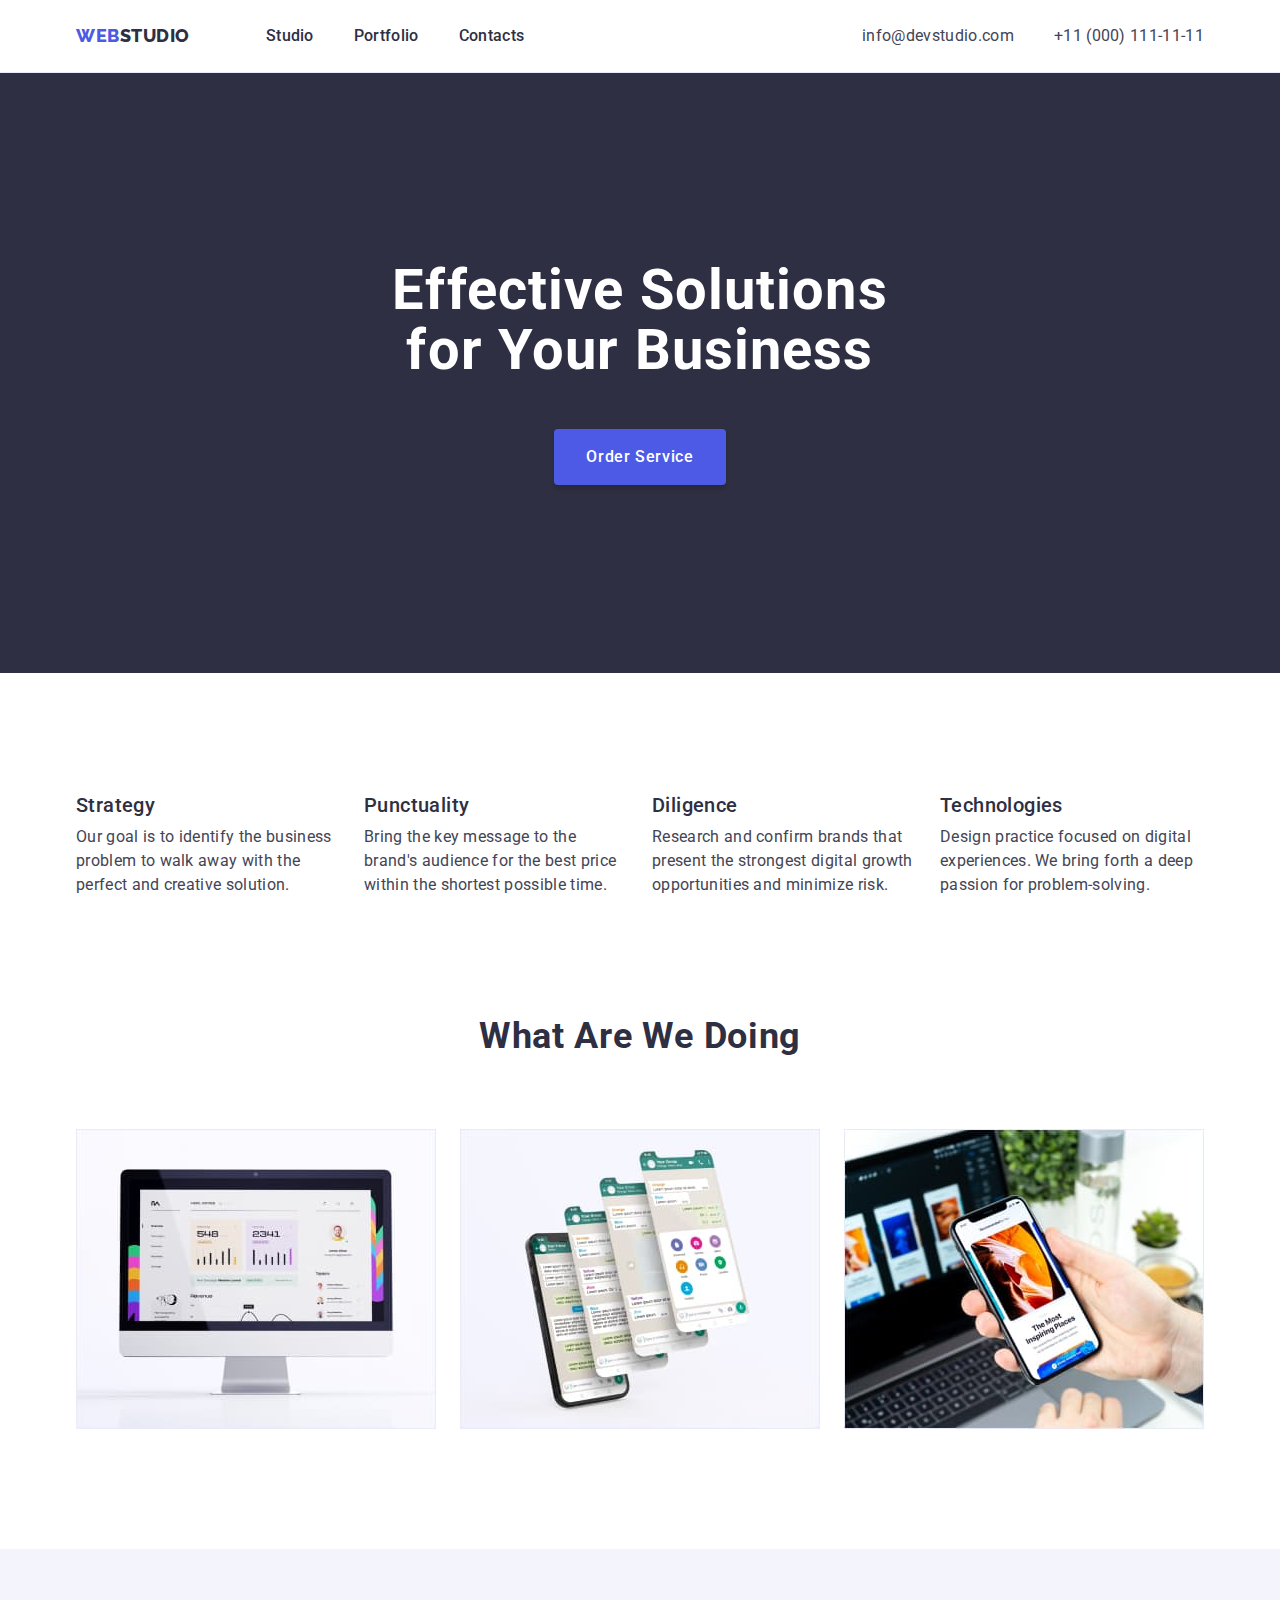
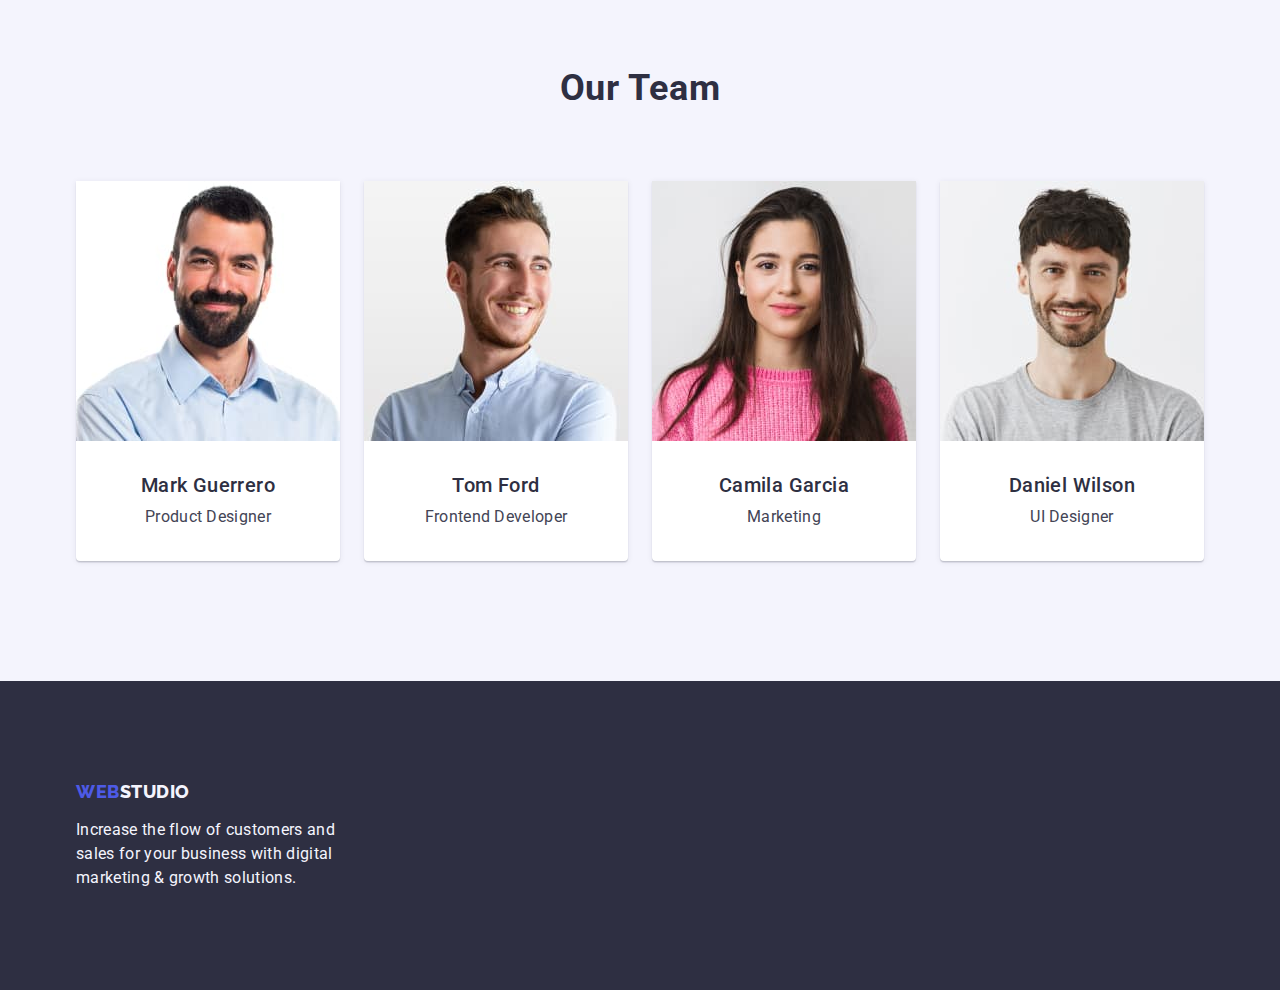
<file: index.html>
<!DOCTYPE html>
<html lang="en">
  <head>
    <meta charset="UTF-8" />
    <meta http-equiv="X-UA-Compatible" content="IE=edge" />
    <meta name="viewport" content="width=device-width, initial-scale=1.0" />
    <title>WebStudio</title>
    <link rel="preconnect" href="https://fonts.googleapis.com" />
    <link rel="preconnect" href="https://fonts.gstatic.com" crossorigin />
    <link
      href="https://fonts.googleapis.com/css2?family=Raleway:wght@800&family=Roboto:wght@400;500;700;900&display=swap"
      rel="stylesheet"
    />
    <link
      rel="stylesheet"
      href="https://cdn.jsdelivr.net/npm/modern-normalize@1.1.0/modern-normalize.min.css"
    />
    <link rel="stylesheet" href="./css/styles.css" />
  </head>
  <body>
    <header class="header-section">
      <div class="header-content container">
        <nav class="nav-section">
          <a class="logotype-link-web link" href="./index.html">
            WEB
            <span class="logotype-text">Studio</span>
          </a>

          <ul class="nav-list list">
            <li class="nav-item">
              <a class="nav-link link" href="./index.html">Studio</a>
            </li>
            <li class="nav-item">
              <a class="nav-link link" href="./portfolio.html">Portfolio</a>
            </li>
            <li class="nav-item">
              <a class="nav-link link" href="">Contacts</a>
            </li>
          </ul>
        </nav>

        <address class="address-contacts">
          <ul class="address-list list">
            <li class="address-item">
              <a class="address-link link" href="mailto:info@devstudio.com"
                >info@devstudio.com</a
              >
            </li>

            <li class="address-item">
              <a class="address-link link" href="tel:+110001111111"
                >+11 (000) 111-11-11</a
              >
            </li>
          </ul>
        </address>
      </div>
    </header>
    <main>
      <!----------Hero section-------------->
      <section class="hero-section">
        <div class="hero-content container">
          <h1 class="header-one text-shadow">
            Effective Solutions for Your Business
          </h1>

          <button class="hero-button-order" type="button">Order Service</button>
        </div>
      </section>

      <!----------Description section-------------->
      <section class="descr-section">
        <div class="container">
          <h2 class="header-two" hidden>content</h2>
          <ul class="descr-list list">
            <li class="descr-item">
              <h3 class="header-three">Strategy</h3>
              <p class="sub-header-text">
                Our goal is to identify the business problem to walk away with
                the perfect and creative solution.
              </p>
            </li>

            <li class="descr-item">
              <h3 class="header-three">Punctuality</h3>
              <p class="sub-header-text">
                Bring the key message to the brand's audience for the best price
                within the shortest possible time.
              </p>
            </li>

            <li class="descr-item">
              <h3 class="header-three">Diligence</h3>
              <p class="sub-header-text">
                Research and confirm brands that present the strongest digital
                growth opportunities and minimize risk.
              </p>
            </li>

            <li class="descr-item">
              <h3 class="header-three">Technologies</h3>
              <p class="sub-header-text">
                Design practice focused on digital experiences. We bring forth a
                deep passion for problem-solving.
              </p>
            </li>
          </ul>
        </div>
      </section>

      <!----------What are we doing-------------->
      <section class="work-section">
        <div class="work-content container">
          <h2 class="header-two">What are we doing</h2>

          <ul class="work-list list">
            <li class="work-item">
              <img src="./images/comp1.jpg" alt="monitor" width="360" />
            </li>
            <li class="work-item">
              <img src="./images/tel1.jpg" alt="iphone" width="360" />
            </li>
            <li class="work-item">
              <img src="./images/tel2.jpg" alt="iphone-in-hand" width="360" />
            </li>
          </ul>
        </div>
      </section>

      <!----------Our tem-------------->
      <section class="team-info-section">
        <div class="team-info-content container">
          <h2 class="header-two">Our Team</h2>

          <ul class="team-info-list list">
            <li class="team-info-item">
              <img src="./images/old-men.jpg" alt="man" width="264" />
              <div class="team-descr">
                <h3 class="team-header-three">Mark Guerrero</h3>
                <p class="team-sub-header-text">Product Designer</p>
              </div>
            </li>

            <li class="team-info-item">
              <img src="./images/smile-boy.jpg" alt="man smiling" width="264" />
              <div class="team-descr">
                <h3 class="team-header-three">Tom Ford</h3>
                <p class="team-sub-header-text">Frontend Developer</p>
              </div>
            </li>

            <li class="team-info-item">
              <img src="./images/girl.jpg" alt="girl" width="264" />
              <div class="team-descr">
                <h3 class="team-header-three">Camila Garcia</h3>
                <p class="team-sub-header-text">Marketing</p>
              </div>
            </li>

            <li class="team-info-item">
              <img src="./images/boy.jpg" alt="yung man" width="264" />
              <div class="team-descr">
                <h3 class="team-header-three">Daniel Wilson</h3>
                <p class="team-sub-header-text">UI Designer</p>
              </div>
            </li>
          </ul>
        </div>
      </section>
    </main>
    <footer class="footer-items">
      <div class="footer-content container">
        <a class="logotype-link-footer link" href="./index.html">
          WEB<span class="logotype-text-footer">Studio</span>
        </a>
        <p class="sub-header-text-theme-dark">
          Increase the flow of customers and sales for your business with
          digital marketing & growth solutions.
        </p>
      </div>
    </footer>
  </body>
</html>
</file>
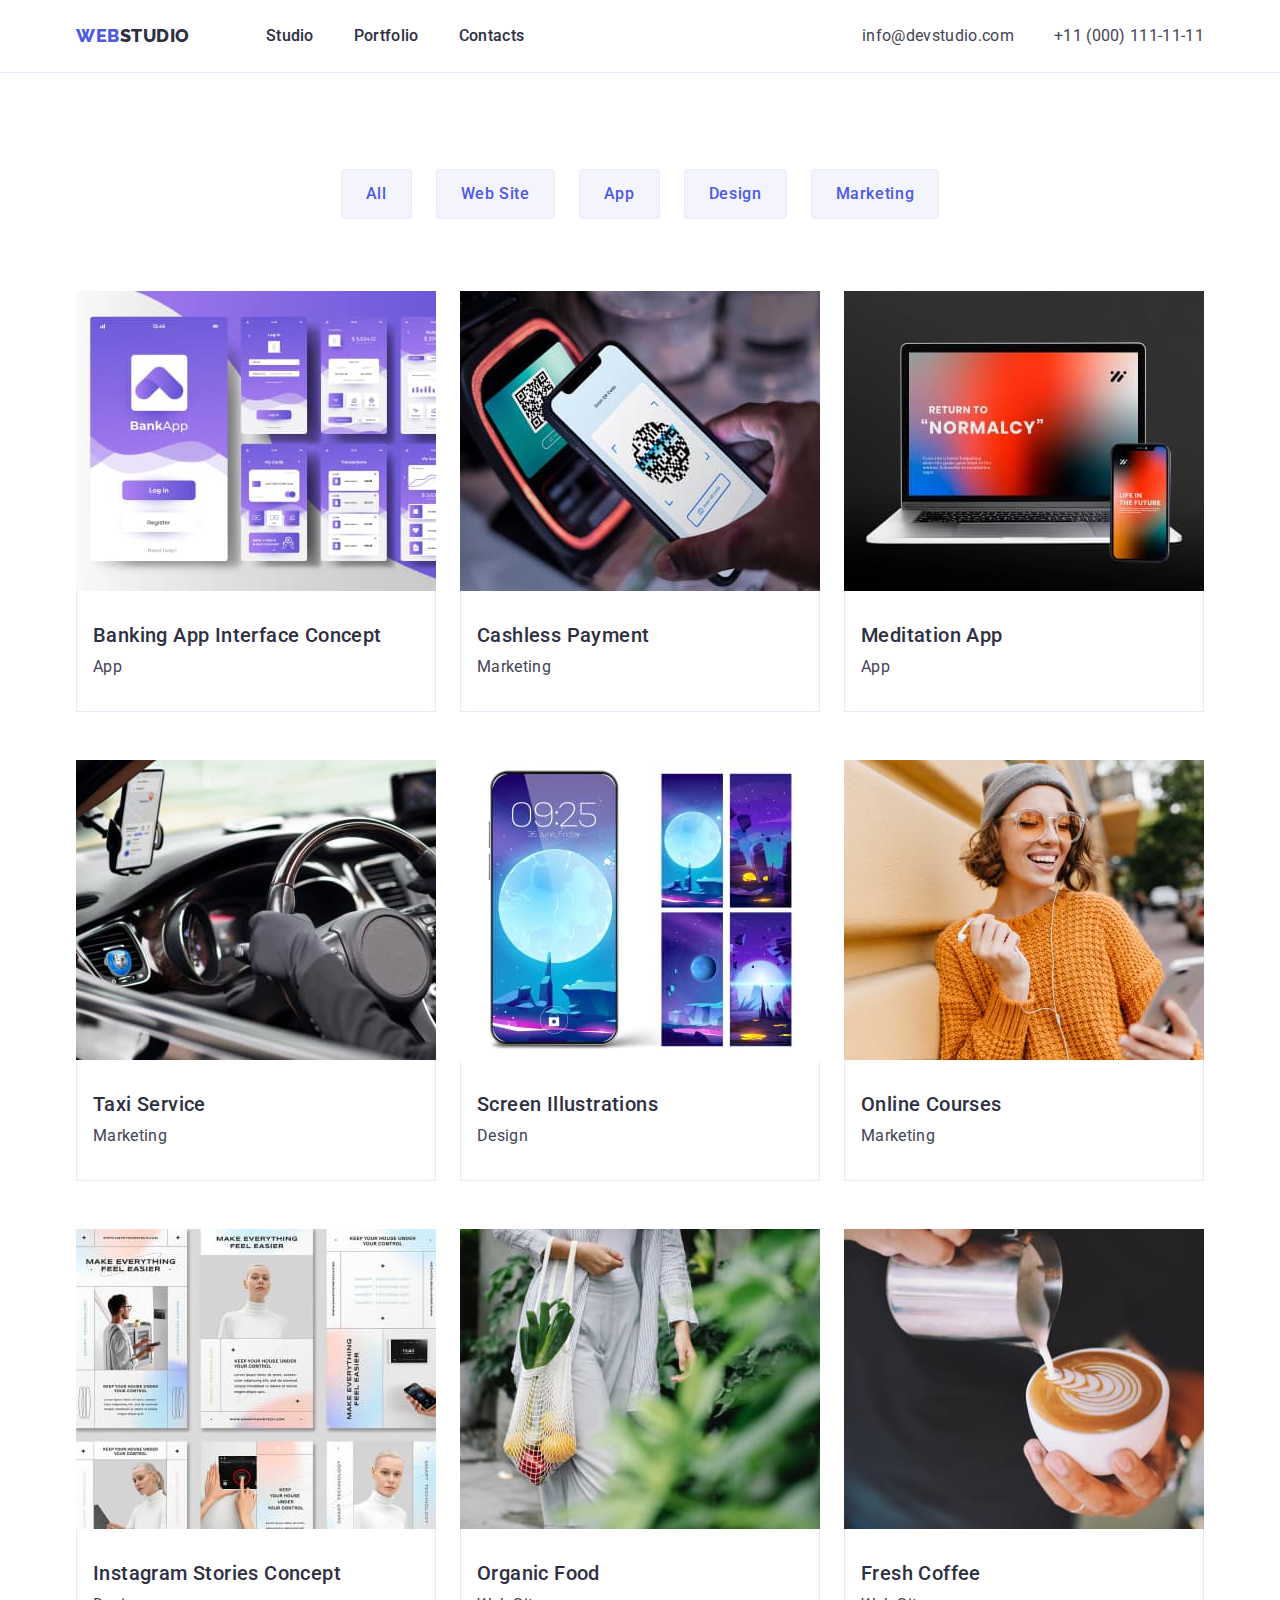
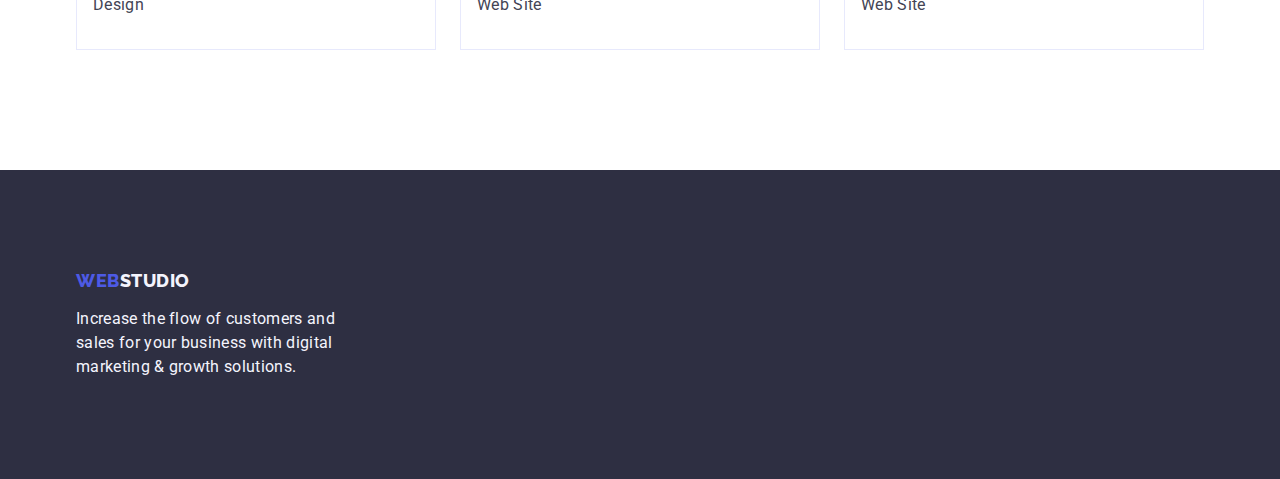
<file: portfolio.html>
<!DOCTYPE html>
<html lang="en">
  <head>
    <meta charset="UTF-8" />
    <meta http-equiv="X-UA-Compatible" content="IE=edge" />
    <meta name="viewport" content="width=device-width, initial-scale=1.0" />
    <title>WebStudio Portfolio</title>
    <link rel="preconnect" href="https://fonts.googleapis.com" />
    <link rel="preconnect" href="https://fonts.gstatic.com" crossorigin />
    <link
      href="https://fonts.googleapis.com/css2?family=Raleway:wght@800&family=Roboto:wght@400;500;700;900&display=swap"
      rel="stylesheet"
    />
    <link
      rel="stylesheet"
      href="https://cdn.jsdelivr.net/npm/modern-normalize@1.1.0/modern-normalize.min.css"
    />
    <link rel="stylesheet" href="./css/styles.css" />
  </head>
  <body>
    <header class="header-section">
      <div class="header-content container">
        <nav class="nav-section">
          <a class="logotype-link-web link" href="./index.html">
            WEB
            <span class="logotype-text">Studio</span>
          </a>

          <ul class="nav-list list">
            <li class="nav-item">
              <a class="nav-link link" href="./index.html">Studio</a>
            </li>
            <li class="nav-item">
              <a class="nav-link link" href="./portfolio.html">Portfolio</a>
            </li>
            <li class="nav-item">
              <a class="nav-link link" href="">Contacts</a>
            </li>
          </ul>
        </nav>

        <address class="address-contacts">
          <ul class="address-list list">
            <li class="address-item">
              <a class="address-link link" href="mailto:info@devstudio.com"
                >info@devstudio.com</a
              >
            </li>

            <li class="address-item">
              <a class="address-link link" href="tel:+110001111111"
                >+11 (000) 111-11-11</a
              >
            </li>
          </ul>
        </address>
      </div>
    </header>
    <main>
      <section class="menu-section">
        <div class="menu-container container">
          <h1 hidden>content</h1>
          <ul class="menu-content list">
            <li class="menu-item">
              <button class="menu-button" type="button">All</button>
            </li>
            <li class="menu-item">
              <button class="menu-button" type="button">Web Site</button>
            </li>
            <li class="menu-item">
              <button class="menu-button" type="button">App</button>
            </li>
            <li class="menu-item">
              <button class="menu-button" type="button">Design</button>
            </li>
            <li class="menu-item">
              <button class="menu-button" type="button">Marketing</button>
            </li>
          </ul>

          <!--portfolio photos 1-->

          <ul class="menu-icons list">
            <li class="menu-item-img">
              <a class="icons-list-img link" href="">
                <img
                  src="./images/img-portfolio/screens.jpg"
                  alt="screens of app"
                  width="360"
                  height="300"
                />
                <div class="menu-border">
                  <h2 class="header-three">Banking App Interface Concept</h2>
                  <p class="sub-header-text">App</p>
                </div>
              </a>
            </li>

            <li class="menu-item-img">
              <a class="icons-list-img link" href="">
                <img
                  src="./images/img-portfolio/cashless.jpg"
                  alt="payment by phone"
                  width="360"
                  height="300"
                />
                <div class="menu-border">
                  <h2 class="header-three">Cashless Payment</h2>
                  <p class="sub-header-text">Marketing</p>
                </div>
              </a>
            </li>

            <li class="menu-item-img">
              <a class="icons-list-img link" href="">
                <img
                  src="./images/img-portfolio/laptop.jpg"
                  alt="laptop and phone"
                  width="360"
                  height="300"
                />
                <div class="menu-border">
                  <h2 class="header-three">Meditation App</h2>
                  <p class="sub-header-text">App</p>
                </div>
              </a>
            </li>

            <!--portfolio photos 2-->
            <li class="menu-item-img">
              <a class="icons-list-img link" href="">
                <img
                  src="./images/img-portfolio/car.jpg"
                  alt="car inside"
                  width="360"
                  height="300"
                />
                <div class="menu-border">
                  <h2 class="header-three">Taxi Service</h2>
                  <p class="sub-header-text">Marketing</p>
                </div>
              </a>
            </li>

            <li class="menu-item-img">
              <a class="icons-list-img link" href="">
                <img
                  src="./images/img-portfolio/screen-moon.jpg"
                  alt="screenshots of the moon"
                  width="360"
                  height="300"
                />
                <div class="menu-border">
                  <h2 class="header-three">Screen Illustrations</h2>
                  <p class="sub-header-text">Design</p>
                </div>
              </a>
            </li>

            <li class="menu-item-img">
              <a class="icons-list-img link" href="">
                <img
                  src="./images/img-portfolio/girl.jpg"
                  alt="girl with the phone"
                  width="360"
                  height="300"
                />
                <div class="menu-border">
                  <h2 class="header-three">Online Courses</h2>
                  <p class="sub-header-text">Marketing</p>
                </div>
              </a>
            </li>

            <!--portfolio photos 3-->

            <li class="menu-item-img">
              <a class="icons-list-img link" href="">
                <img
                  src="./images/img-portfolio/boldwoomen.jpg"
                  alt="woomen"
                  width="360"
                  height="300"
                />
                <div class="menu-border">
                  <h2 class="header-three">Instagram Stories Concept</h2>
                  <p class="sub-header-text">Design</p>
                </div>
              </a>
            </li>

            <li class="menu-item-img">
              <a class="icons-list-img link" href="">
                <img
                  src="./images/img-portfolio/helthfood.jpg"
                  alt="woomen with vegetables"
                  width="360"
                  height="300"
                />
                <div class="menu-border">
                  <h2 class="header-three">Organic Food</h2>
                  <p class="sub-header-text">Web Site</p>
                </div>
              </a>
            </li>

            <li class="menu-item-img">
              <a class="icons-list-img link" href="">
                <img
                  src="./images/img-portfolio/cofee.jpg"
                  alt="coffe and milk"
                  width="360"
                  height="300"
                />
                <div class="menu-border">
                  <h2 class="header-three">Fresh Coffee</h2>
                  <p class="sub-header-text">Web Site</p>
                </div>
              </a>
            </li>
          </ul>
        </div>
      </section>
    </main>
    <footer class="footer-items">
      <div class="footer-content container">
        <a class="logotype-link-footer link" href="./index.html">
          WEB<span class="logotype-text-footer">Studio</span>
        </a>
        <p class="sub-header-text-theme-dark">
          Increase the flow of customers and sales for your business with
          digital marketing & growth solutions.
        </p>
      </div>
    </footer>
  </body>
</html>
</file>
<file: css/styles.css>
:root {
    --accent-color: #4D5AE5;
    --primary-font: 'Roboto', sans-serif;
    --menu-background-hover: #404BBF;
    --menu-background-normal: #F4F4FD;
    --usual-white: #FFFFFF;
    --menu-box-shadow: 0px 3px 1px rgba(0, 0, 0, 0.1),
        0px 2px 1px rgba(0, 0, 0, 0.08),
        0px 2px 2px rgba(0, 0, 0, 0.12);
    --border-menu-button: #E7E9FC;
    --address-link-text: #434455;
    --accent-text: #2E2F42;
    --hero-box-shadow: rgba(0, 0, 0, 0.15);
    --team-item-box-shadow: 0px 1px 6px rgba(46, 47, 66, 0.08),
        0px 1px 1px rgba(46, 47, 66, 0.16),
        0px 2px 1px rgba(46, 47, 66, 0.08);
}


/**
  |============================
  | BASE STYLES
  |============================
*/


body {
    font-family: 'Roboto', sans-serif;
    font-weight: 500;
    color: var(--address-link-text);
    background-color: var(--usual-white);
}

h1,
h2,
h3,
h4,
h5,
h6,
p {
    margin: 0;
}

ul,
ol {
    list-style: none;
    margin: 0;
    padding: 0;
}

a {
    color: currentColor;
    text-decoration: none;
}

img {
    display: block;
}

button {
    font-weight: inherit;
    font-family: inherit;
    cursor: pointer;
    outline-color: transparent;
}

.container {
    width: 1158px;
    margin: 0 auto;
    padding: 0 15px;
}

.header-one {
    margin: 0 auto;
    max-width: 496px;
    margin-bottom: 48px;
    font-weight: 700;
    font-size: 56px;
    line-height: 1.07;
    color: var(--usual-white);
    text-align: center;
    letter-spacing: 0.02em;
}

.header-two {
    margin-bottom: 72px;

    font-size: 36px;
    font-weight: 700;
    line-height: 1.11;
    color: var(--accent-text);
    text-align: center;
    letter-spacing: 0.02em;
    text-transform: capitalize;
}

.header-three {
    margin-bottom: 8px;
    font-weight: 500;
    font-size: 20px;
    line-height: 1.2;
    letter-spacing: 0.02em;
    color: var(--accent-text);
}

.sub-header-text {
    font-weight: 400;
    font-size: 16px;
    line-height: 1.5;
    letter-spacing: 0.02em;
    color: var(--address-link-text);
}

/**
  |============================
  | ///BASE STYLES
  |============================
*/

/**
  |============================
  | HEADER
  |============================
*/

.header-section {
    border-bottom: 1px solid var(--border-menu-button);
}

.header-content {
    display: flex;
    flex-direction: row;
    justify-content: space-between;
    align-items: center;
}

.logotype-link-web {
    display: flex;
    padding-top: 24px;
    padding-bottom: 24px;
    margin-right: 76px;

    font-family: 'Raleway', sans-serif;
    font-style: normal;
    font-weight: 800;
    font-size: 18px;
    line-height: 1.17;
    letter-spacing: 0.03em;
    text-transform: uppercase;
    color: var(--accent-color);
}

.logotype-text {
    color: var(--accent-text);
}

.nav-section {
    display: flex;
    align-items: center;
}

.nav-list {
    display: flex;

}

.nav-item {
    display: flex;

}

.nav-item:not(:last-child) {
    margin-right: 40px;
}

.nav-link {
    padding-top: 24px;
    padding-bottom: 24px;
    font-size: 16px;
    line-height: 1.5;
    letter-spacing: 0.02em;
    color: var(--accent-text)
}

.nav-link:hover,
.nav-link:focus {
    color: var(--menu-background-hover);
}

.address-contacts {
    font-style: normal;
}

.address-list {
    display: flex;
    flex-direction: row;
}

.address-item {
    padding-top: 24px;
    padding-bottom: 24px;
}

.address-item:not(:last-child) {
    margin-right: 40px;

}

.address-link {
    font-style: normal;
    font-weight: 400;
    font-size: 16px;
    line-height: 1.5;
    letter-spacing: 0.02em;
    color: var(--address-link-text);
}

.address-link:hover,
.address-link:focus {
    color: var(--menu-background-hover);
}

/**
  |============================
  | ///HEADER
  |============================
*/

/**
  |============================
  | MAIN
  |============================
*/

/**
  |============================
  | HERO SECTION
  |============================
*/
.hero-section {
    padding: 188px 0;
    background-color: var(--accent-text);
    text-align: center;
}


.hero-content {}

.hero-button-order {
    display: block;
    margin-left: auto;
    margin-right: auto;
    height: 56px;
    min-width: 169px;

    font-weight: 500;
    font-size: 16px;
    line-height: 1.5;
    padding: 14px 32px;
    gap: 10px;
    letter-spacing: 0.04em;
    color: var(--usual-white);
    background: var(--accent-color);
    border: none;
    box-shadow: 0px 4px 4px var(--hero-box-shadow);
    border-radius: 4px;
    cursor: pointer;
}

.hero-button-order:hover,
.hero-button-order:focus {
    padding: 14px 32px;
    gap: 10px;
    background: var(--menu-background-hover);
    box-shadow: 0px 4px 4px var(--hero-box-shadow);
    border-radius: 4px;
}

/**
  |============================
  | ///HERO SECTION
  |============================
*/

/**
  |============================
  | DESCRIPTION OF WORK
  |============================
*/

.descr-section {
    padding: 120px 0;
}

.descr-list {
    display: flex;
}

.descr-item {
    display: flex;
    width: 264px;
    flex-wrap: wrap;
}

.descr-item:not(:last-child) {
    margin-right: 24px;
}


/**
  |============================
  | ///DESCRIPTION OF WORK
  |============================
*/

/**
  |============================
  | WHAT ARE WE DOING
  |============================
*/

.work-section {
    padding-bottom: 120px;
}

.work-content {}

.work-list {
    display: flex;
    justify-content: center;
}

.work-item:not(:last-child) {
    margin-right: 24px;
}

/**
  |============================
  | ///WHAT ARE WE DOING
  |============================
*/

/**
  |============================
  | OUR TEAM
  |============================
*/

.team-info-section {
    background-color: var(--menu-background-normal);
    padding: 120px 0;
}

.team-info-content {}

.team-info-list {
    display: flex;
}

.team-info-item {
    display: flex;
    flex-direction: column;
    justify-content: center;
    align-items: center;
    background-color: var(--usual-white);
    box-shadow: var(--team-item-box-shadow);
    border-radius: 0px 0px 4px 4px;
}

.team-descr {
    padding: 32px 16px;
    border-radius: 0px 0px 4px 4px;
}

.team-info-item:not(:last-child) {
    margin-right: 24px;
}

.team-header-three {
    text-align: center;
    margin-bottom: 8px;

    font-weight: 500;
    font-size: 20px;
    line-height: 1.2;
    letter-spacing: 0.02em;
    color: var(--accent-text);
}

.team-sub-header-text {
    text-align: center;
    font-weight: 400;
    font-size: 16px;
    line-height: 1.5;
    letter-spacing: 0.02em;
    color: var(--address-link-text);
}

/**
  |============================
  | ///OUR TEAM
  |============================
*/

/**
  |============================
  | ///MAIN
  |============================
*/

/**
  |============================
  | FOOTER
  |============================
*/

.footer-content {
    display: flex;
    flex-direction: column;
}

.footer-items {
    background-color: var(--accent-text);
    padding: 100px 0;
}

.logotype-link-footer {
    margin-bottom: 16px;
    display: inline-block;
    font-family: 'Raleway', sans-serif;
    font-weight: 800;
    font-size: 18px;
    line-height: 1.17;
    letter-spacing: 0.03em;
    text-transform: uppercase;
    color: var(--accent-color);
}

.logotype-text-footer {

    flex-direction: row;
    color: var(--menu-background-normal);
}

.sub-header-text-theme-dark {
    max-width: 264px;

    font-weight: 400;
    font-size: 16px;
    line-height: 1.5;
    letter-spacing: 0.02em;
    color: var(--menu-background-normal);
}

/**
  |============================
  | ///FOOTER
  |============================
*/

/**
  |============================
  | PORTFOLIO
  |============================
*/

.menu-section {
    padding-top: 96px;
    padding-bottom: 120px;
}

.menu-container {}

.menu-content {
    display: flex;
    flex-direction: row;
    justify-content: center;
    align-items: flex-start;
    padding: 0;
    gap: 24px;
    margin-bottom: 72px;
}

.menu-button {
    padding: 12px 24px;

    border: 1px solid var(--border-menu-button);
    font-size: 16px;
    line-height: 1.5;
    letter-spacing: 0.04em;
    color: var(--accent-color);
    border-radius: 4px;
    background-color: var(--menu-background-normal);
}

.menu-button:hover,
.menu-button:focus {
    color: var(--usual-white);
    background-color: var(--menu-background-hover);
    box-shadow: var(--menu-box-shadow);
    border-radius: 4px;
    border-color: transparent;
}

.menu-icons {
    display: flex;
    flex-wrap: wrap;
    gap: 48px 24px;
}

.menu-item-img {
    width: calc((100% - 2 * 24px) / 3);

}

.menu-border {
    padding: 32px 16px;
    border: 1px solid var(--border-menu-button);
    border-top: none;
}

.menu-border:hover,
.menu-border:focus {
    border-color: transparent;
}

/**
  |============================
  | ///PORTFOLIO
  |============================
*/
</file>
